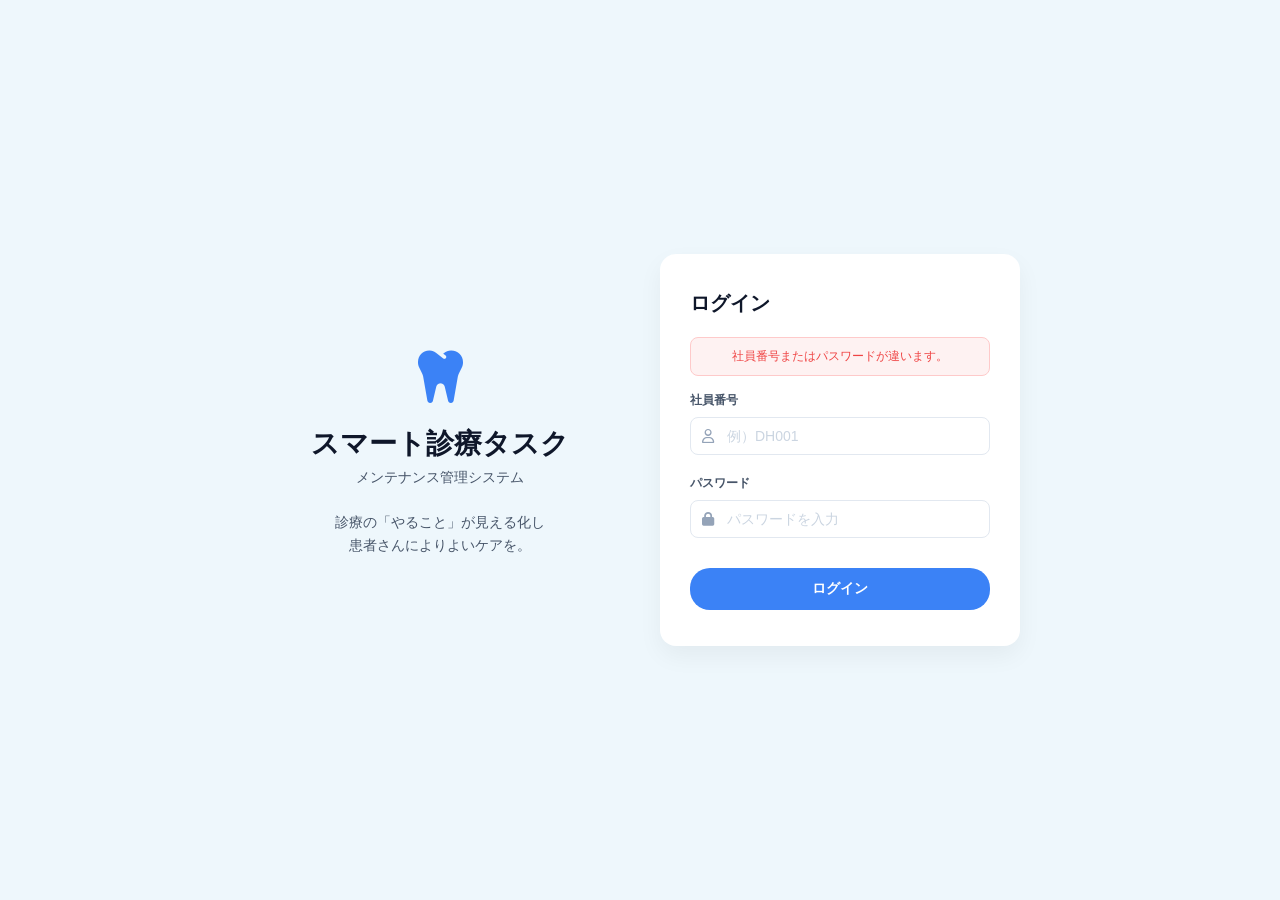
<file: dental_board/src/main/resources/templates/login.html>
<!DOCTYPE html>
<html xmlns:th="http://www.thymeleaf.org" lang="ja">
<head>
    <meta charset="UTF-8">
    <meta name="viewport" content="width=device-width, initial-scale=1.0">
    <title>ログイン | スマート診療タスク</title>
    <!-- フォントとアイコンの読み込み（FontAwesome） -->
    <link rel="stylesheet" href="https://cdnjs.cloudflare.com/ajax/libs/font-awesome/6.4.0/css/all.min.css">
    <style>
        * {
            box-sizing: border-box;
            margin: 0;
            padding: 0;
            font-family: "Helvetica Neue", Arial, "Hiragino Kaku Gothic ProN", "Hiragino Sans", Meiryo, sans-serif;
        }

        body {
            background-color: #eef7fc;
            display: flex;
            justify-content: center;
            align-items: center;
            min-height: 100vh;
            color: #334155;
        }

        .login-container {
            display: flex;
            width: 800px;
            max-width: 90%;
            align-items: center;
            justify-content: space-between;
            padding: 20px;
        }

        /* 左側：ブランディングエリア */
        .brand-section {
            flex: 1;
            padding-right: 40px;
            text-align: center;
        }

        .tooth-icon {
            font-size: 60px;
            color: #3b82f6;
            margin-bottom: 12px;
        }

        .brand-title {
            font-size: 28px;
            font-weight: bold;
            color: #0f172a;
            margin-bottom: 6px;
        }

        .brand-subtitle {
            font-size: 14px;
            color: #475569;
            margin-bottom: 24px;
        }

        .brand-description {
            font-size: 14px;
            color: #475569;
            line-height: 1.6;
        }

        /* 右側：ログインフォームカード */
        .form-section {
            width: 360px;
            background: #ffffff;
            border-radius: 16px;
            padding: 36px 30px;
            box-shadow: 0 10px 25px rgba(0, 0, 0, 0.05);
        }

        .form-title {
            font-size: 20px;
            font-weight: bold;
            color: #0f172a;
            margin-bottom: 20px;
        }

        /* ★追加：エラーメッセージ用スタイル */
        .alert-error {
            background-color: #fef2f2;
            border: 1px solid #fecaca;
            color: #ef4444;
            padding: 10px;
            border-radius: 8px;
            font-size: 12px;
            margin-bottom: 16px;
            text-align: center;
        }

        .form-group {
            margin-bottom: 20px;
        }

        .form-group label {
            display: block;
            font-size: 12px;
            font-weight: 600;
            color: #475569;
            margin-bottom: 8px;
        }

        .input-wrapper {
            position: relative;
            display: flex;
            align-items: center;
        }

        .input-wrapper i {
            position: absolute;
            left: 12px;
            color: #94a3b8;
            font-size: 14px;
        }

        .input-wrapper input {
            width: 100%;
            padding: 10px 12px 10px 36px;
            border: 1px solid #e2e8f0;
            border-radius: 8px;
            font-size: 14px;
            outline: none;
            transition: border-color 0.2s;
        }

        .input-wrapper input:focus {
            border-color: #3b82f6;
        }

        .input-wrapper input::placeholder {
            color: #cbd5e1;
        }

        .btn-submit {
            width: 100%;
            padding: 12px;
            background-color: #3b82f6;
            color: #ffffff;
            border: none;
            border-radius: 20px;
            font-size: 14px;
            font-weight: bold;
            cursor: pointer;
            margin-top: 10px;
            transition: background-color 0.2s;
        }

        .btn-submit:hover {
            background-color: #2563eb;
        }

        .forgot-link {
            display: block;
            text-align: center;
            margin-top: 20px;
            font-size: 12px;
            color: #3b82f6;
            text-decoration: none;
        }

        .forgot-link:hover {
            text-decoration: underline;
        }
    </style>
</head>
<body>

    <div class="login-container">
        <!-- 左側ロゴ・メッセージエリア -->
        <div class="brand-section">
            <div class="tooth-icon">
                <i class="fa-solid fa-tooth"></i>
            </div>
            <h1 class="brand-title">スマート診療タスク</h1>
            <p class="brand-subtitle">メンテナンス管理システム</p>
            <p class="brand-description">
                診療の「やること」が見える化し<br>
                患者さんによりよいケアを。
            </p>
        </div>

        <!-- 右側入力フォームエリア -->
        <div class="form-section">
            <h2 class="form-title">ログイン</h2>
            
            <!-- ★追加：ログイン失敗時にエラーメッセージを表示する領域 -->
            <div th:if="${param.error}" class="alert-error">
                社員番号またはパスワードが違います。
            </div>

            <form th:action="@{/login}" method="post">
                <div class="form-group">
                    <label>社員番号</label>
                    <div class="input-wrapper">
                        <i class="fa-regular fa-user"></i>
                        <!-- name="username" でOKです（Spring Security標準の受取名） -->
                        <input type="text" name="staff_id" placeholder="例）DH001" required />
                    </div>
                </div>

                <div class="form-group">
                    <label>パスワード</label>
                    <div class="input-wrapper">
                        <i class="fa-solid fa-lock"></i>
                        <!-- name="password" でOKです -->
                        <input type="password" name="password" placeholder="パスワードを入力" required />
                    </div>
                </div>
				<input type="hidden" th:name="${_csrf.parameterName}" th:value="${_csrf.token}" />
                <button type="submit" class="btn-submit">ログイン</button>
            </form>

            
        </div>
    </div>

</body>
</html>
</file>
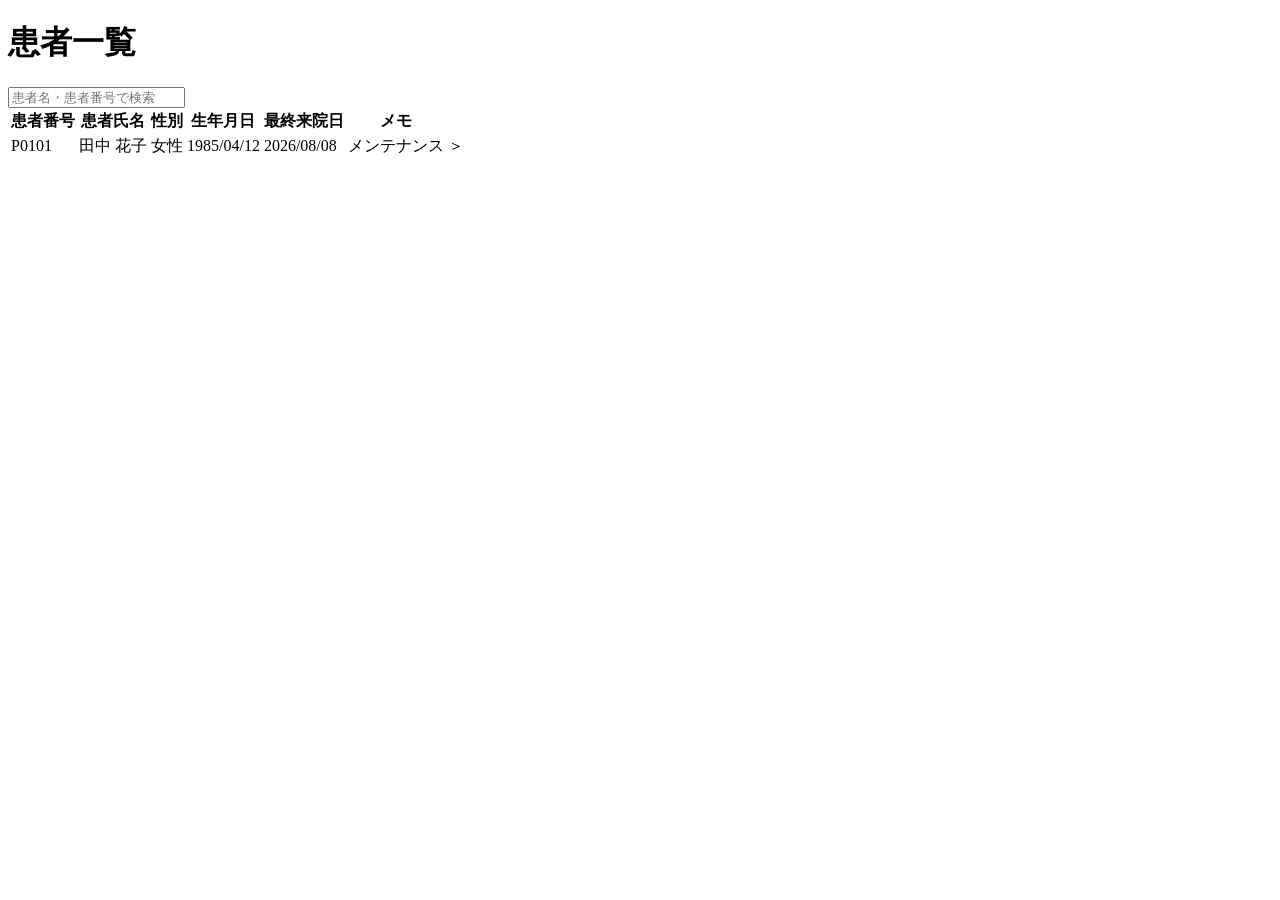
<file: dental_board/src/main/resources/templates/fragments/contents-patients.html>
<!DOCTYPE html>
<html xmlns:th="http://www.thymeleaf.org">

<body>

<div th:fragment="contentsPatients">

    <div class="patients-header">

        <h1 class="patients-title">
            患者一覧
        </h1>

        <input
            type="text"
            class="patient-search"
            placeholder="患者名・患者番号で検索">
    </div>


    <div class="patients-card">

        <table class="patients-table">

            <thead>
                <tr>
                    <th>患者番号</th>
                    <th>患者氏名</th>
                    <th>性別</th>
                    <th>生年月日</th>
                    <th>最終来院日</th>
                    <th>メモ</th>
                    <th></th>
                </tr>
            </thead>

            <tbody>

                <tr th:each="patient : ${patients}">

                    <td th:text="${patient.patientNumber}">
                        P0101
                    </td>

                    <td th:text="${patient.name}">
                        田中 花子
                    </td>

                    <td>
                        <span class="gender-badge"
                              th:classappend="${patient.gender == '女性'} ? ' female' : ' male'"
                              th:text="${patient.gender}">
                            女性
                        </span>
                    </td>

                    <td th:text="${patient.birthday}">
                        1985/04/12
                    </td>

                    <td th:text="${patient.lastVisit}">
                        2026/08/08
                    </td>

                    <td th:text="${patient.memo}">
                        メンテナンス
                    </td>

                    <td class="patient-arrow">
                        ＞
                    </td>

                </tr>

            </tbody>

        </table>

    </div>

</div>

</body>
</html>
</file>
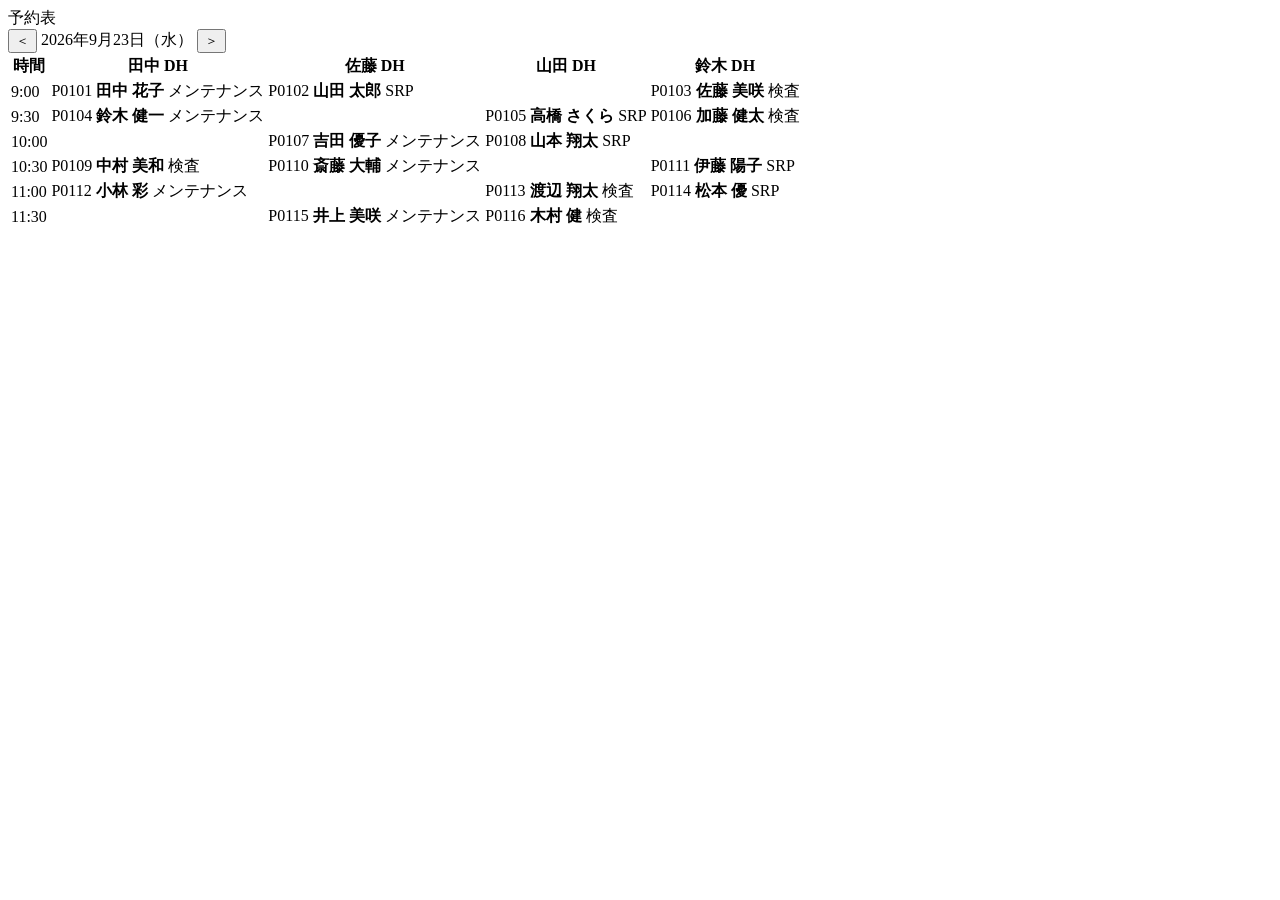
<file: dental_board/src/main/resources/templates/fragments/contents-reservations.html>
<!DOCTYPE html>
<html xmlns:th="http://www.thymeleaf.org">

<body>

<div th:fragment="contentsReservations">

    <div class="reservation-page">

        <!-- =========================
             上部
             ========================= -->
        <div class="reservation-toolbar">

            <div class="reservation-title">
                予約表
            </div>

            <div class="reservation-date">
                <button type="button">＜</button>

                <span>2026年9月23日（水）</span>

                <button type="button">＞</button>
            </div>

        </div>


        <!-- =========================
             予約表
             ========================= -->
        <div class="reservation-table-wrapper">

            <table class="reservation-table">

                <thead>
                    <tr>
                        <th class="time-column">時間</th>
                        <th>田中 DH</th>
                        <th>佐藤 DH</th>
                        <th>山田 DH</th>
                        <th>鈴木 DH</th>
                    </tr>
                </thead>


                <tbody>

                    <!-- 9:00 -->
                    <tr>
                        <td class="reservation-time">9:00</td>

                        <td>
                            <div class="appointment-card card-pink">
                                <span class="appointment-number">P0101</span>
                                <strong>田中 花子</strong>
                                <span>メンテナンス</span>
                            </div>
                        </td>

                        <td>
                            <div class="appointment-card card-blue">
                                <span class="appointment-number">P0102</span>
                                <strong>山田 太郎</strong>
                                <span>SRP</span>
                            </div>
                        </td>

                        <td></td>

                        <td>
                            <div class="appointment-card card-yellow">
                                <span class="appointment-number">P0103</span>
                                <strong>佐藤 美咲</strong>
                                <span>検査</span>
                            </div>
                        </td>
                    </tr>


                    <!-- 9:30 -->
                    <tr>
                        <td class="reservation-time">9:30</td>

                        <td>
                            <div class="appointment-card card-purple">
                                <span class="appointment-number">P0104</span>
                                <strong>鈴木 健一</strong>
                                <span>メンテナンス</span>
                            </div>
                        </td>

                        <td></td>

                        <td>
                            <div class="appointment-card card-pink">
                                <span class="appointment-number">P0105</span>
                                <strong>高橋 さくら</strong>
                                <span>SRP</span>
                            </div>
                        </td>

                        <td>
                            <div class="appointment-card card-blue">
                                <span class="appointment-number">P0106</span>
                                <strong>加藤 健太</strong>
                                <span>検査</span>
                            </div>
                        </td>
                    </tr>


                    <!-- 10:00 -->
                    <tr>
                        <td class="reservation-time">10:00</td>

                        <td></td>

                        <td>
                            <div class="appointment-card card-yellow">
                                <span class="appointment-number">P0107</span>
                                <strong>吉田 優子</strong>
                                <span>メンテナンス</span>
                            </div>
                        </td>

                        <td>
                            <div class="appointment-card card-blue">
                                <span class="appointment-number">P0108</span>
                                <strong>山本 翔太</strong>
                                <span>SRP</span>
                            </div>
                        </td>

                        <td></td>
                    </tr>


                    <!-- 10:30 -->
                    <tr>
                        <td class="reservation-time">10:30</td>

                        <td>
                            <div class="appointment-card card-blue">
                                <span class="appointment-number">P0109</span>
                                <strong>中村 美和</strong>
                                <span>検査</span>
                            </div>
                        </td>

                        <td>
                            <div class="appointment-card card-pink">
                                <span class="appointment-number">P0110</span>
                                <strong>斎藤 大輔</strong>
                                <span>メンテナンス</span>
                            </div>
                        </td>

                        <td></td>

                        <td>
                            <div class="appointment-card card-purple">
                                <span class="appointment-number">P0111</span>
                                <strong>伊藤 陽子</strong>
                                <span>SRP</span>
                            </div>
                        </td>
                    </tr>


                    <!-- 11:00 -->
                    <tr>
                        <td class="reservation-time">11:00</td>

                        <td>
                            <div class="appointment-card card-yellow">
                                <span class="appointment-number">P0112</span>
                                <strong>小林 彩</strong>
                                <span>メンテナンス</span>
                            </div>
                        </td>

                        <td></td>

                        <td>
                            <div class="appointment-card card-pink">
                                <span class="appointment-number">P0113</span>
                                <strong>渡辺 翔太</strong>
                                <span>検査</span>
                            </div>
                        </td>

                        <td>
                            <div class="appointment-card card-blue">
                                <span class="appointment-number">P0114</span>
                                <strong>松本 優</strong>
                                <span>SRP</span>
                            </div>
                        </td>
                    </tr>


                    <!-- 11:30 -->
                    <tr>
                        <td class="reservation-time">11:30</td>

                        <td></td>

                        <td>
                            <div class="appointment-card card-purple">
                                <span class="appointment-number">P0115</span>
                                <strong>井上 美咲</strong>
                                <span>メンテナンス</span>
                            </div>
                        </td>

                        <td>
                            <div class="appointment-card card-yellow">
                                <span class="appointment-number">P0116</span>
                                <strong>木村 健</strong>
                                <span>検査</span>
                            </div>
                        </td>

                        <td></td>
                    </tr>

                </tbody>

            </table>

        </div>

    </div>

</div>

</body>
</html>
</file>
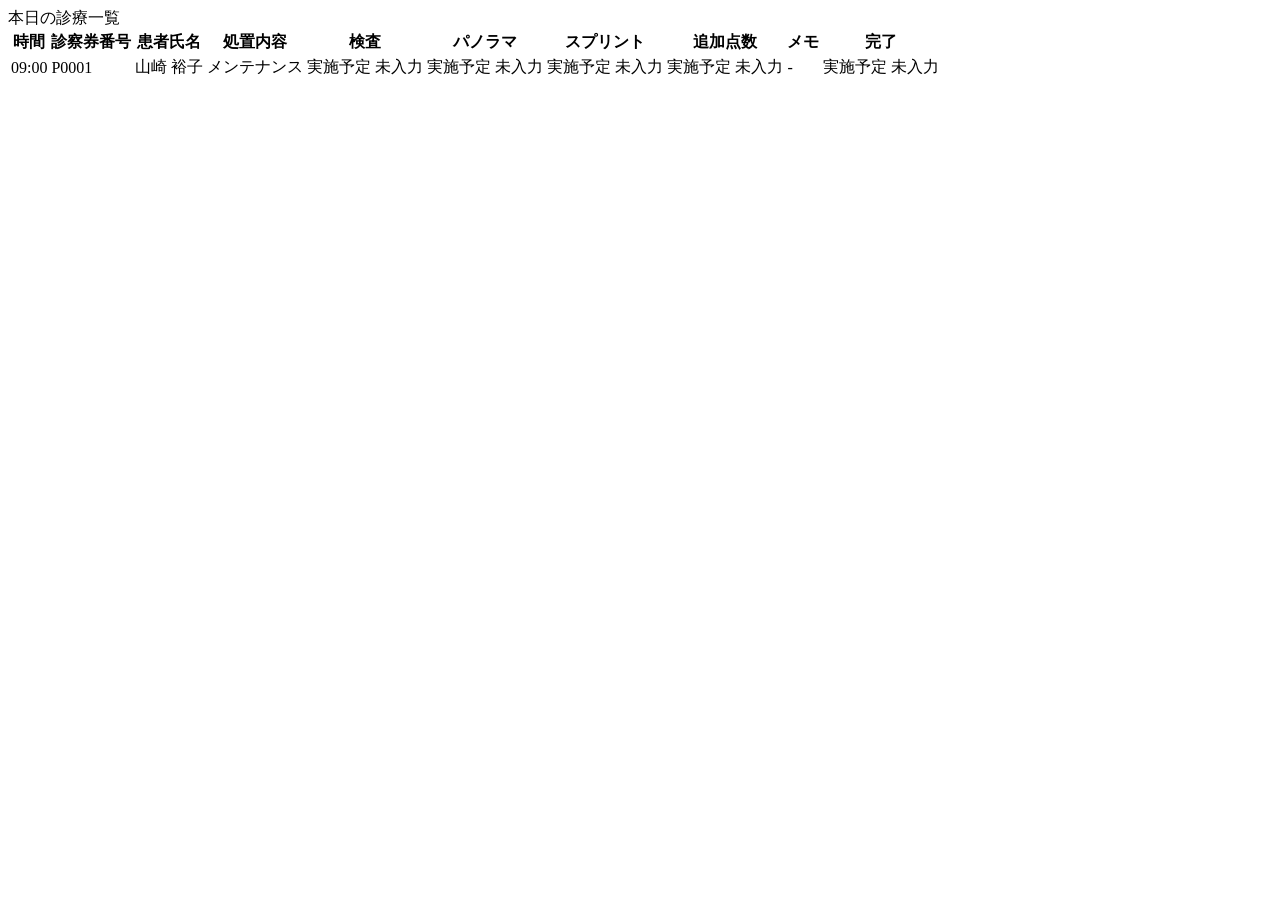
<file: dental_board/src/main/resources/templates/fragments/contents.html>
<!DOCTYPE html>
<html xmlns:th="http://www.thymeleaf.org">
<body>

    <!-- 診療一覧カードエリア -->
    <div th:fragment="contents" class="table-card">
        <div class="table-title">本日の診療一覧</div>
        
        <table class="clinic-table">
            <thead>
                <tr>
                    <th>時間</th>
                    <th>診察券番号</th>
                    <th>患者氏名</th>
                    <th>処置内容</th>
                    <th style="text-align: center;">検査</th>
                    <th style="text-align: center;">パノラマ</th>
                    <th style="text-align: center;">スプリント</th>
                    <th style="text-align: center;">追加点数</th>
                    <th>メモ</th>
                    <th style="text-align: center;">完了</th>
                </tr>
            </thead>
			<tbody>
			                <tr th:each="app : ${appointments}">
			                    <td th:text="${app.appointmentTime}">09:00</td>
			                    <td th:text="${app.patientId}">P0001</td>
			                    <td th:text="${app.patientName}">山崎 裕子</td>
			                    <td th:text="${app.treatment}">メンテナンス</td>

			                    <!-- 検査 -->
			                    <td style="text-align: center;">
			                        <th:block th:if="${app.patientName != null and app.patientName != ''}">
			                            <span th:if="${app.isInspected}" class="status-badge planned">実施予定</span>
			                            <span th:unless="${app.isInspected}" class="status-badge unassigned">未入力</span>
			                        </th:block>
			                    </td>

			                    <!-- パノラマ -->
			                    <td style="text-align: center;">
			                        <th:block th:if="${app.patientName != null and app.patientName != ''}">
			                            <span th:if="${app.isPanorama}" class="status-badge planned">実施予定</span>
			                            <span th:unless="${app.isPanorama}" class="status-badge unassigned">未入力</span>
			                        </th:block>
			                    </td>

			                    <!-- スプリント -->
			                    <td style="text-align: center;">
			                        <th:block th:if="${app.patientName != null and app.patientName != ''}">
			                            <span th:if="${app.isSplint}" class="status-badge planned">実施予定</span>
			                            <span th:unless="${app.isSplint}" class="status-badge unassigned">未入力</span>
			                        </th:block>
			                    </td>

			                    <!-- 追加点数 -->
			                    <td style="text-align: center;">
			                        <th:block th:if="${app.patientName != null and app.patientName != ''}">
			                            <span th:if="${app.isExtraPoints}" class="status-badge planned">実施予定</span>
			                            <span th:unless="${app.isExtraPoints}" class="status-badge unassigned">未入力</span>
			                        </th:block>
			                    </td>
			                    
			                    <td th:text="${app.memo}">-</td>
			                    
			                    <!-- 完了 -->
			                    <td style="text-align: center;">
			                        <th:block th:if="${app.patientName != null and app.patientName != ''}">
			                            <span th:if="${app.isCompleted}" class="status-badge planned">実施予定</span>
			                            <span th:unless="${app.isCompleted}" class="status-badge unassigned">未入力</span>
			                        </th:block>
			                    </td>
			                </tr>
			            </tbody>
        </table>
    </div>

</body>
</html>
</file>
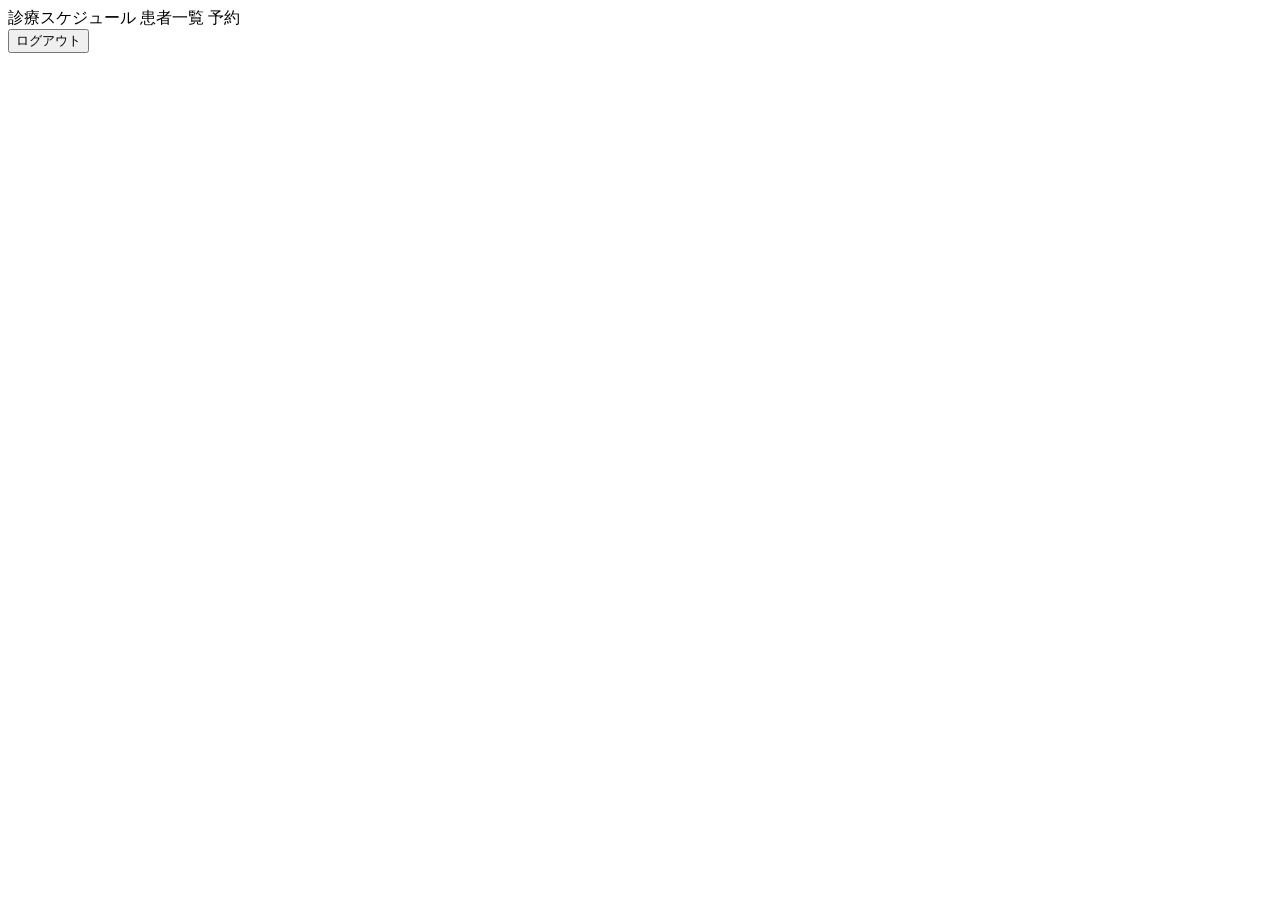
<file: dental_board/src/main/resources/templates/fragments/menu.html>
<!DOCTYPE html>
<html xmlns:th="http://www.thymeleaf.org"
      xmlns:sec="http://www.thymeleaf.org/extras/spring-security">

<body>

    <nav class="sidebar" th:fragment="menu">

		<!-- 診療スケジュール -->
		<a th:href="@{/}"
		   class="nav-button"
		   th:classappend="${page == null or page == 'schedule'} ? ' active' : ''">
		    診療スケジュール
		</a>

		<!-- 患者一覧 -->
		<a th:href="@{/patients}"
		   class="nav-button"
		   th:classappend="${page == 'patients'} ? ' active' : ''">
		    患者一覧
		</a>

		<!-- 予約 -->
		<a th:href="@{/reservations}"
		   class="nav-button"
		   th:classappend="${page == 'reservations'} ? ' active' : ''">
		    予約
		</a>

        <!-- ログアウト -->
        <form th:action="@{/logout}" method="post" class="logout-form mt-auto">
            <button type="submit"
                    class="nav-button logout-btn w-full text-left">
                ログアウト
            </button>
        </form>

    </nav>

</body>
</html>
</file>
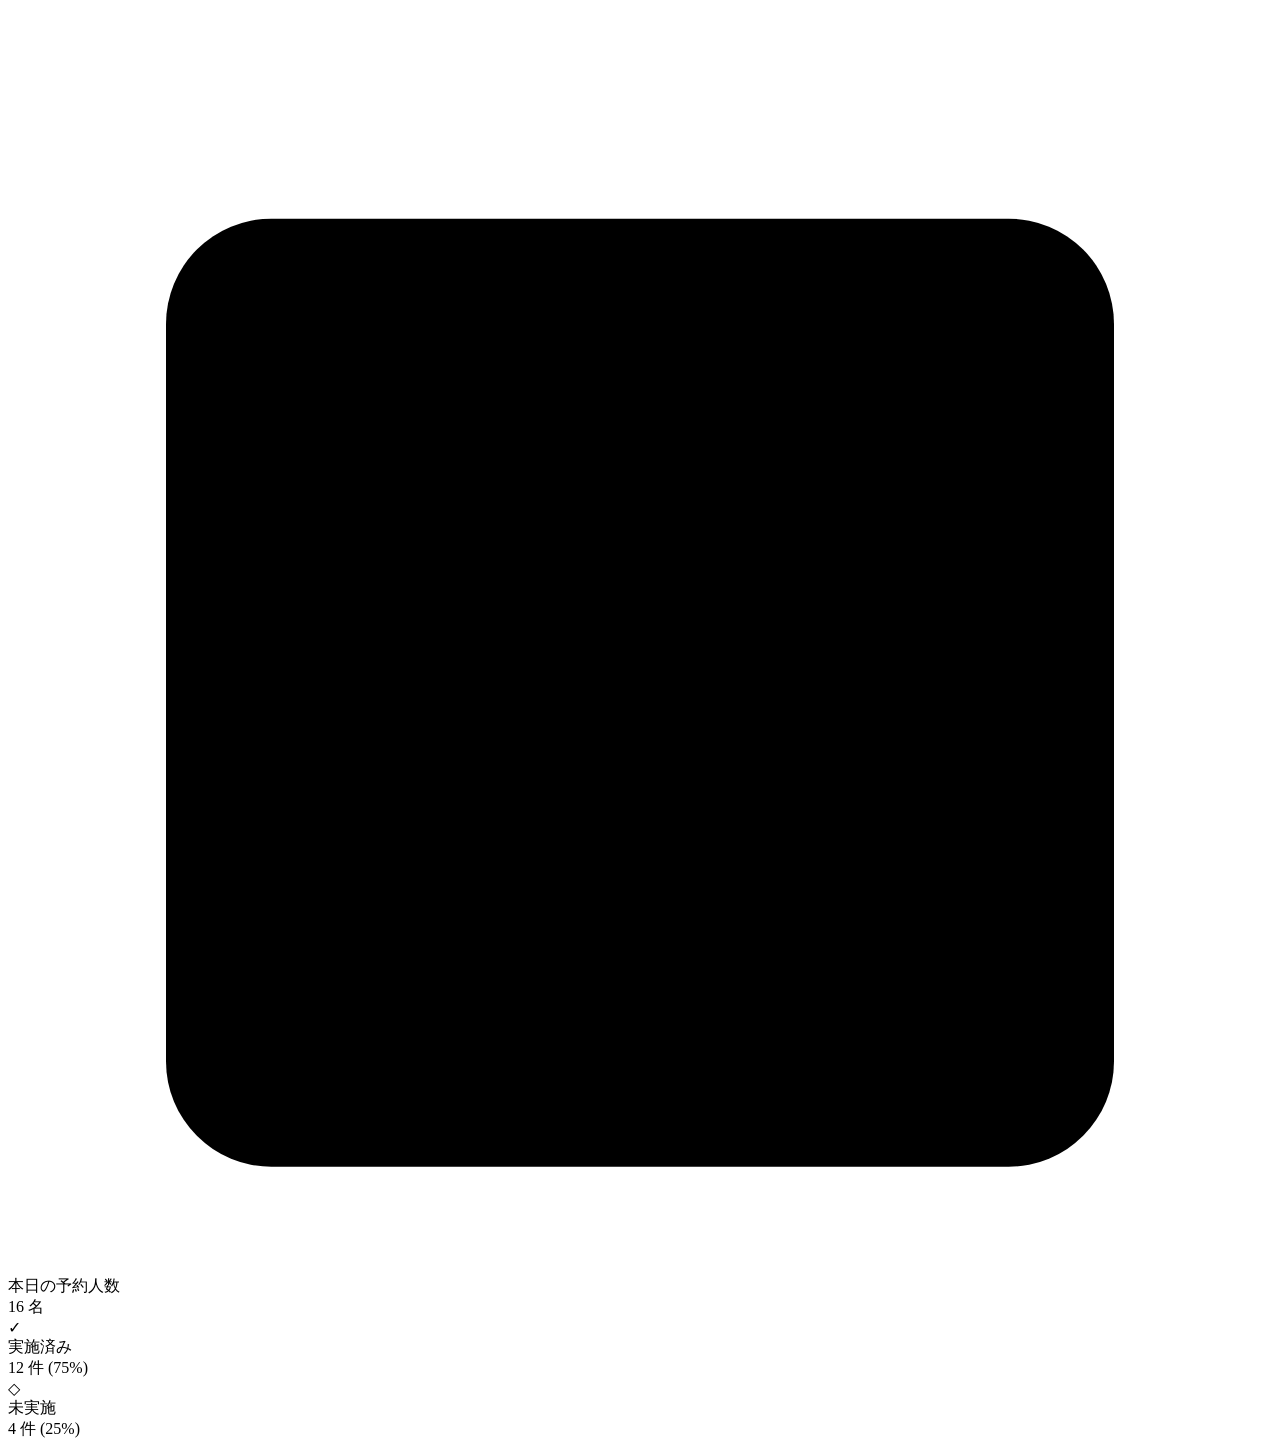
<file: dental_board/src/main/resources/templates/fragments/summary.html>
<!DOCTYPE html>

<html xmlns:th="http://www.thymeleaf.org">

<body>

<div th:fragment="summary" class="summary-container">

    <!-- 3つのサマリーカード -->
    <div class="summary-cards">

        <!-- 本日の予約人数 -->
        <div class="summary-card reservation-card">

            <div class="summary-icon">

                <svg class="blue-icon" viewBox="0 0 24 24">

                    <rect x="3" y="4" width="18" height="18" rx="2" ry="2"></rect>

                    <line x1="16" y1="2" x2="16" y2="6"></line>

                    <line x1="8" y1="2" x2="8" y2="6"></line>

                    <line x1="3" y1="10" x2="21" y2="10"></line>

                </svg>

            </div>

            <div class="summary-text">

                <div class="summary-label">
                    本日の予約人数
                </div>

                <div class="summary-number">

                    <span th:text="${todayReservationCount}">16</span>

                    <span class="summary-unit">名</span>

                </div>

            </div>

        </div>


        <!-- 実施済み -->
        <div class="summary-card completed-card">

            <div class="summary-icon green-icon">
                ✓
            </div>

            <div class="summary-text">

                <div class="summary-label">
                    実施済み
                </div>

                <div class="summary-number">

                    <span th:text="${completedCount}">12</span>

                    <span class="summary-unit">件</span>

                    <span class="summary-percent">

                        (<span th:text="${completedRate}">75</span>%)

                    </span>

                </div>

            </div>

        </div>


        <!-- 未実施 -->
        <div class="summary-card incomplete-card">

            <div class="summary-icon red-icon">
                ◇
            </div>

            <div class="summary-text">

                <div class="summary-label">
                    未実施
                </div>

                <div class="summary-number">

                    <span th:text="${incompleteCount}">4</span>

                    <span class="summary-unit">件</span>

                    <span class="summary-percent">

                        (<span th:text="${incompleteRate}">25</span>%)

                    </span>

                </div>

            </div>

        </div>

    </div>

</div>

</body>

</html>
</file>
